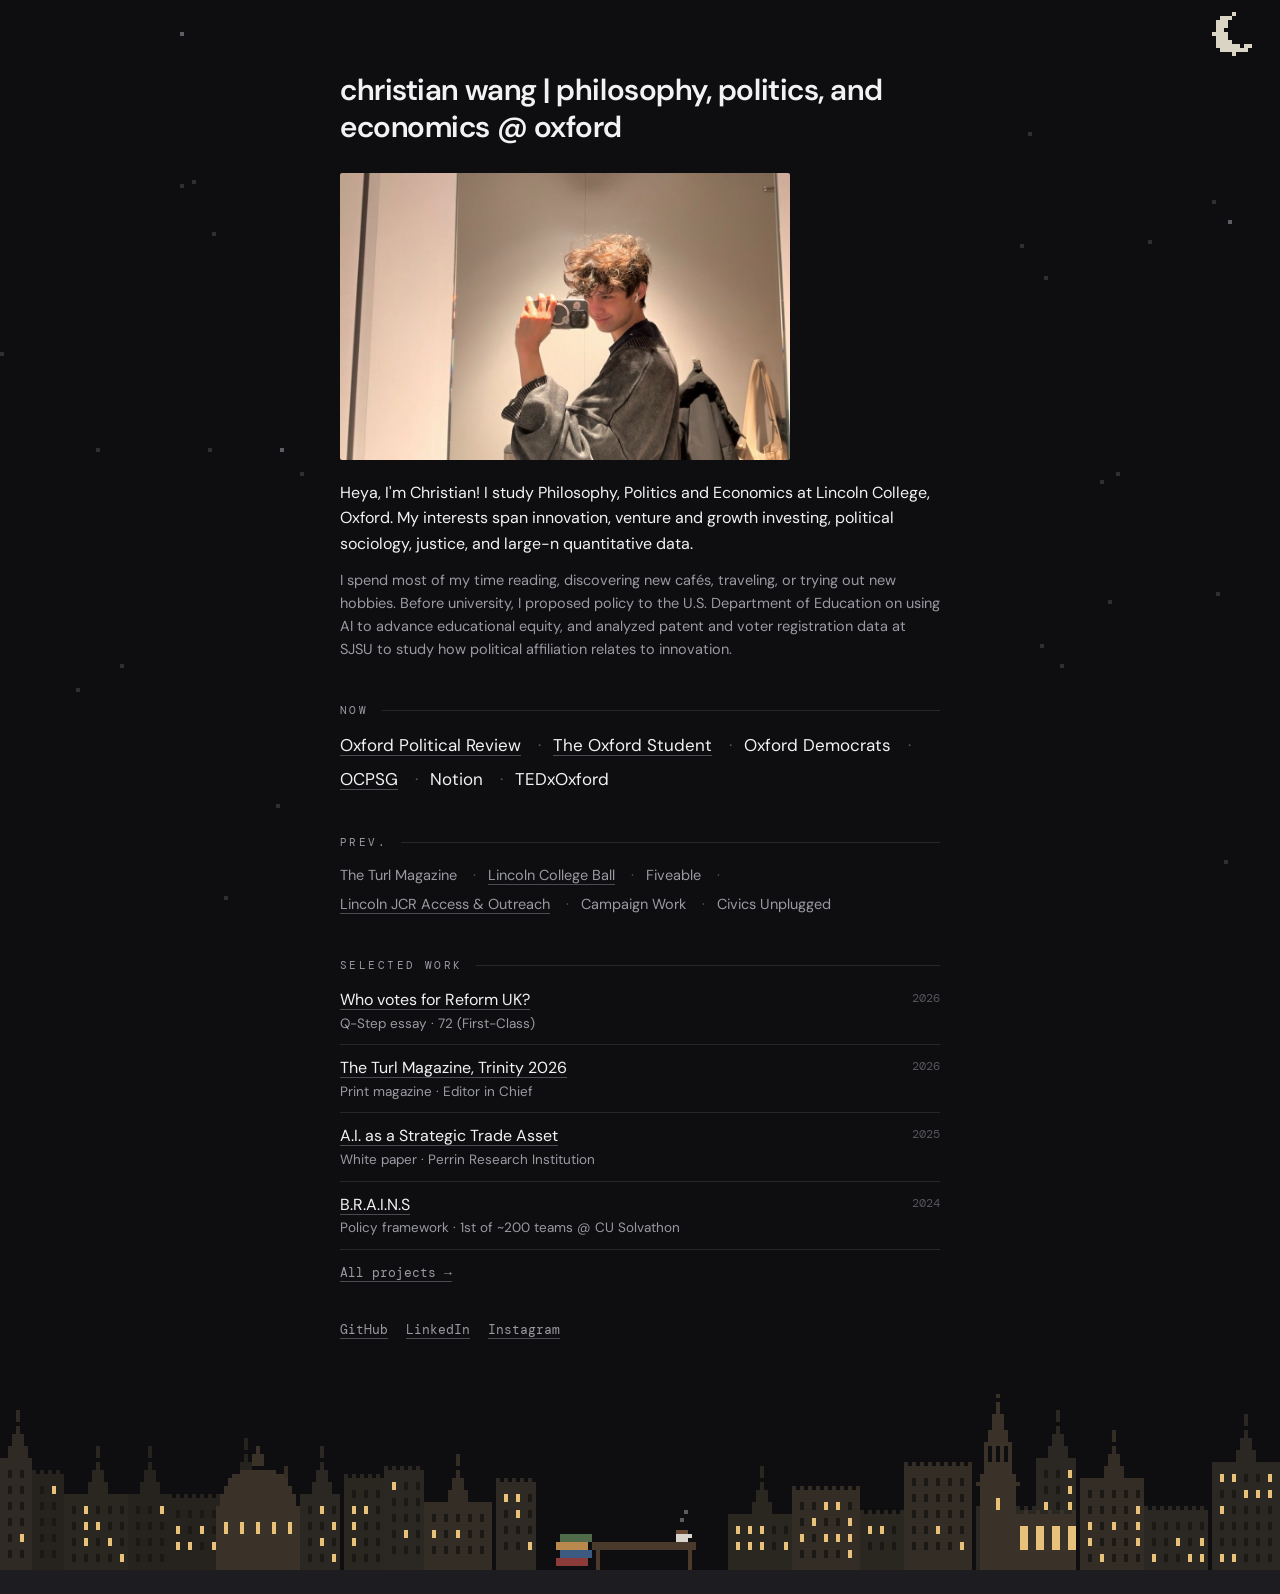
<file: index.html>
<!DOCTYPE html>
<html lang="en">
<head>
<meta charset="UTF-8">
<meta name="viewport" content="width=device-width, initial-scale=1.0">
<title>Christian Wang</title>
<meta name="description" content="Christian Wang studies Philosophy, Politics and Economics at Lincoln College, Oxford.">
<meta name="theme-color" content="#0e0e10">
<link rel="icon" href="favicon.svg" type="image/svg+xml">
<link rel="icon" href="favicon-32.png" sizes="32x32" type="image/png">
<link rel="apple-touch-icon" href="apple-touch-icon.png">
<meta property="og:title" content="Christian Wang">
<meta property="og:image" content="https://christiangwang.github.io/og-skyline.png">
<meta property="og:image:width" content="1200">
<meta property="og:image:height" content="630">
<meta name="twitter:card" content="summary_large_image">
<meta name="twitter:image" content="https://christiangwang.github.io/og-skyline.png">
<script>
  // Old links pointed at tabs on this page; the projects now live on their own page.
  if (location.hash === '#projects') location.replace('projects.html');
  if (location.hash === '#marketing') location.replace('projects.html#marketing');
</script>
<link rel="preconnect" href="https://fonts.googleapis.com">
<link rel="preconnect" href="https://fonts.gstatic.com" crossorigin>
<link href="https://fonts.googleapis.com/css2?family=DM+Mono:wght@400&family=DM+Sans:opsz,wght@9..40,400;9..40,600&display=swap" rel="stylesheet">
<link rel="stylesheet" href="style.css">
</head>
<body>
<div class="sky" aria-hidden="true">
<canvas>
</canvas>
</div>
<main>
<h1>christian&nbsp;wang | philosophy, politics, and economics&nbsp;@&nbsp;oxford</h1>
<section class="bio">
<img class="about-photo" src="about.jpg" alt="Christian Wang" width="1000" height="637">
<p>Heya, I'm Christian! I study Philosophy, Politics and Economics at Lincoln College, Oxford. My interests span innovation, venture and growth investing, political sociology, justice, and large-n quantitative data.</p>
<p class="soft">I spend most of my time reading, discovering new caf&eacute;s, traveling, or trying out new hobbies. Before university, I proposed policy to the U.S. Department of Education on using AI to advance educational equity, and analyzed patent and voter registration data at SJSU to study how political affiliation relates to innovation.</p>
</section>
<section>
<h2 class="label">
<span>Now</span>
</h2>
<ul class="dots">
<li title="Economy Section Editor">
<a href="https://oxfordpoliticalreview.com/" target="_blank" rel="noopener">Oxford Political Review</a>
</li>
<li title="Deputy Editor, Opinion">
<a href="https://www.oxfordstudent.com/category/opinion/" target="_blank" rel="noopener">The Oxford Student</a>
</li>
<li title="Communications Officer">
<span>Oxford Democrats</span>
</li>
<li title="Volunteer">
<a href="https://www.politics.ox.ac.uk/oxford-computational-political-science-group" target="_blank" rel="noopener">OCPSG</a>
</li>
<li title="Campus Leader">
<span>Notion</span>
</li>
<li>
<span>TEDxOxford</span>
</li>
</ul>
</section>
<section>
<h2 class="label">
<span>prev.</span>
</h2>
<div class="small">
<ul class="dots">
<li title="Editor in Chief">
<span>The Turl Magazine</span>
</li>
<li title="Head of Marketing">
<a href="https://www.instagram.com/lincolncollegeball2026/" target="_blank" rel="noopener">Lincoln College Ball</a>
</li>
<li title="Visual Content">
<span>Fiveable</span>
</li>
<li title="Alternative Prospectus">
<a href="marketing/alternative-prospectus-2026.pdf" target="_blank" rel="noopener">Lincoln JCR Access &amp; Outreach</a>
</li>
<li title="Evan Low for Congress, Campaign Intern">
<span>Campaign Work</span>
</li>
<li title="Solvathon, 1st">
<span>Civics Unplugged</span>
</li>
</ul>
</div>
</section>
<section>
<h2 class="label">
<span>Selected work</span>
</h2>
<ol class="work">
<li>
<a href="qstep1-essay.pdf" target="_blank" rel="noopener">
<span class="w-title">Who votes for Reform UK?</span>
<span class="w-kind">Q-Step essay · 72 (First-Class)</span>
<span class="w-year">2026</span>
</a>
</li>
<li>
<a href="turl-magazine.pdf" target="_blank" rel="noopener">
<span class="w-title">The Turl Magazine, Trinity 2026</span>
<span class="w-kind">Print magazine · Editor in Chief</span>
<span class="w-year">2026</span>
</a>
</li>
<li>
<a href="https://papers.ssrn.com/sol3/papers.cfm?abstract_id=5796762" target="_blank" rel="noopener">
<span class="w-title">A.I. as a Strategic Trade Asset</span>
<span class="w-kind">White paper · Perrin Research Institution</span>
<span class="w-year">2025</span>
</a>
</li>
<li>
<a href="marketing/brains-deck.pdf" target="_blank" rel="noopener">
<span class="w-title">B.R.A.I.N.S</span>
<span class="w-kind">Policy framework · 1st of ~200 teams @ CU Solvathon</span>
<span class="w-year">2024</span>
</a>
</li>
</ol>
<p class="more">
<a href="projects.html">All projects &rarr;</a>
</p>
</section>
<nav class="social">
<a href="https://github.com/christiangwang" target="_blank" rel="noopener">GitHub</a>
<a href="https://www.linkedin.com/in/christiangwang/" target="_blank" rel="noopener">LinkedIn</a>
<a href="https://www.instagram.com/christiangwang" target="_blank" rel="noopener">Instagram</a>
</nav>
</main>
<div class="scene" aria-hidden="true">
<canvas>
</canvas>
</div>
<script src="skyline.js"></script>
</body>
</html>
</file>
<file: style.css>
:root {
  --bg: #0e0e10;
  --fg: #f2f2f4;
  --muted: #9a9aa3;
  --faint: #55555c;
  --rule: #26262b;
  --rule-strong: #4a4a52;
  --sans: "DM Sans", -apple-system, system-ui, sans-serif;
  --mono: "DM Mono", ui-monospace, Menlo, monospace;
  color-scheme: dark;
}

* { box-sizing: border-box; }
html { -webkit-text-size-adjust: 100%; }

body {
  margin: 0;
  min-height: 100vh;
  display: flex;
  flex-direction: column;
  background: var(--bg);
  color: var(--fg);
  font-family: var(--sans);
  font-weight: 400;
  font-size: 16px;
  line-height: 1.6;
  -webkit-font-smoothing: antialiased;
}

main {
  flex: 1;
  width: 100%;
  max-width: 640px;
  margin: 0 auto;
  padding: 72px 20px 48px;
  position: relative;
  z-index: 1;
}

a {
  color: inherit;
  text-decoration: underline;
  text-decoration-color: var(--rule-strong);
  text-underline-offset: 4px;
  text-decoration-thickness: 1px;
  transition: text-decoration-color .15s, color .15s;
}
a:hover { text-decoration-color: var(--fg); }

h1 {
  font-size: clamp(26px, 5.2vw, 30px);
  line-height: 1.22;
  font-weight: 600;
  letter-spacing: -0.015em;
  margin: 0;
}

section { margin-top: 44px; }

.label {
  display: flex;
  align-items: center;
  gap: 14px;
  margin: 0 0 16px;
  font: 400 11px/1 var(--mono);
  letter-spacing: .22em;
  text-transform: uppercase;
  color: var(--muted);
}
.label::after { content: ""; flex: 1; height: 1px; background: var(--rule); }

/* Home */

.bio { margin-top: 28px; }
.bio p { margin: 0 0 12px; }
.bio .soft { color: var(--muted); font-size: 14.5px; }
.about-photo { display: block; width: 75%; height: auto; margin: 0 0 20px; border-radius: 2px; }

.dots { list-style: none; padding: 0; margin: 0; display: flex; flex-wrap: wrap; row-gap: 6px; font-size: 17px; }
.dots li:not(:last-child)::after { content: "\00B7"; color: var(--faint); margin: 0 12px; }
.note { color: var(--muted); font-size: 14px; margin: 12px 0 0; }
.small .dots { font-size: 14.5px; color: var(--muted); }

.work { list-style: none; padding: 0; margin: 0; }
.work a {
  display: grid;
  grid-template-columns: 1fr auto;
  column-gap: 16px;
  text-decoration: none;
  padding: 10px 0;
  border-bottom: 1px solid var(--rule);
}
.work li:first-child a { padding-top: 0; }
.work .w-title { font-size: 16px; text-decoration: underline; text-decoration-color: var(--rule-strong); text-underline-offset: 4px; }
.work a:hover .w-title { text-decoration-color: var(--fg); }
.work .w-kind { grid-column: 1; font-size: 13.5px; color: var(--muted); }
.work .w-year { grid-column: 2; grid-row: 1; font: 12px/1.9 var(--mono); color: var(--faint); }
.more { margin: 14px 0 0; font: 13px var(--mono); }
.more a { color: var(--muted); }
.more a:hover { color: var(--fg); }

.social { display: flex; gap: 18px; margin-top: 40px; font: 13px var(--mono); }
.social a { color: var(--muted); }
.social a:hover { color: var(--fg); }

/* Pixel skyline and stars */

.scene { position: relative; width: 100%; height: 200px; margin-top: 8px; }
.scene canvas { position: absolute; inset: 0; width: 100%; height: 100%; image-rendering: pixelated; }
.sky { position: fixed; inset: 0; z-index: 0; pointer-events: none; }
.sky canvas { width: 100%; height: 100%; image-rendering: pixelated; }

/* Projects */

.back { display: inline-block; margin-bottom: 28px; font: 13px var(--mono); color: var(--muted); }
.back:hover { color: var(--fg); }

.project { margin-bottom: 56px; }
.project:last-child { margin-bottom: 0; }
.project p { margin: 0 0 14px; color: #d4d4d9; }
.project-title { font-size: 19px; font-weight: 600; letter-spacing: -0.01em; line-height: 1.3; margin: 0 0 12px; color: var(--fg); }
.project strong { color: var(--fg); font-weight: 600; }

#marketing { margin-top: 72px; scroll-margin-top: 24px; }

.pdf-embed {
  display: block;
  width: 100%;
  height: 75vh;
  min-height: 480px;
  border: 1px solid var(--rule);
  border-radius: 2px;
  margin-top: 16px;
  background: #1a1a1e;
}
.pdf-embed + p { margin-top: 20px; }

.pdf-pages {
  overflow-y: auto;
  -webkit-overflow-scrolling: touch;
  overscroll-behavior: contain;
  padding: 8px;
}
.pdf-page { width: 100%; background: #ffffff; margin-bottom: 8px; }
.pdf-page:last-child { margin-bottom: 0; }
.pdf-page canvas { display: block; width: 100%; height: auto; }

.media { display: block; width: 100%; height: auto; border-radius: 2px; margin-top: 16px; }

.project p.caption { color: var(--muted); font-size: 13px; margin: 8px 0 0; }
.pdf-pages + p.caption { margin-top: 8px; }

.gallery {
  display: flex;
  gap: 12px;
  overflow-x: auto;
  align-items: flex-start;
  scroll-snap-type: x mandatory;
  margin-top: 16px;
}
.gallery img { flex: 0 0 100%; width: 100%; height: auto; scroll-snap-align: start; border-radius: 2px; }
.gallery-fit img { aspect-ratio: 16 / 10; object-fit: contain; background: #ffffff; }

.instagram-media { margin: 16px 0 0 !important; }

.ig-pair {
  display: grid;
  grid-template-columns: 1fr 1fr;
  gap: 12px;
  align-items: start;
  margin-top: 20px;
}
.ig-pair .instagram-media { min-width: 0 !important; width: 100% !important; margin: 0 !important; }

@media (max-width: 600px) {
  .ig-pair { grid-template-columns: 1fr; }
}
</file>
